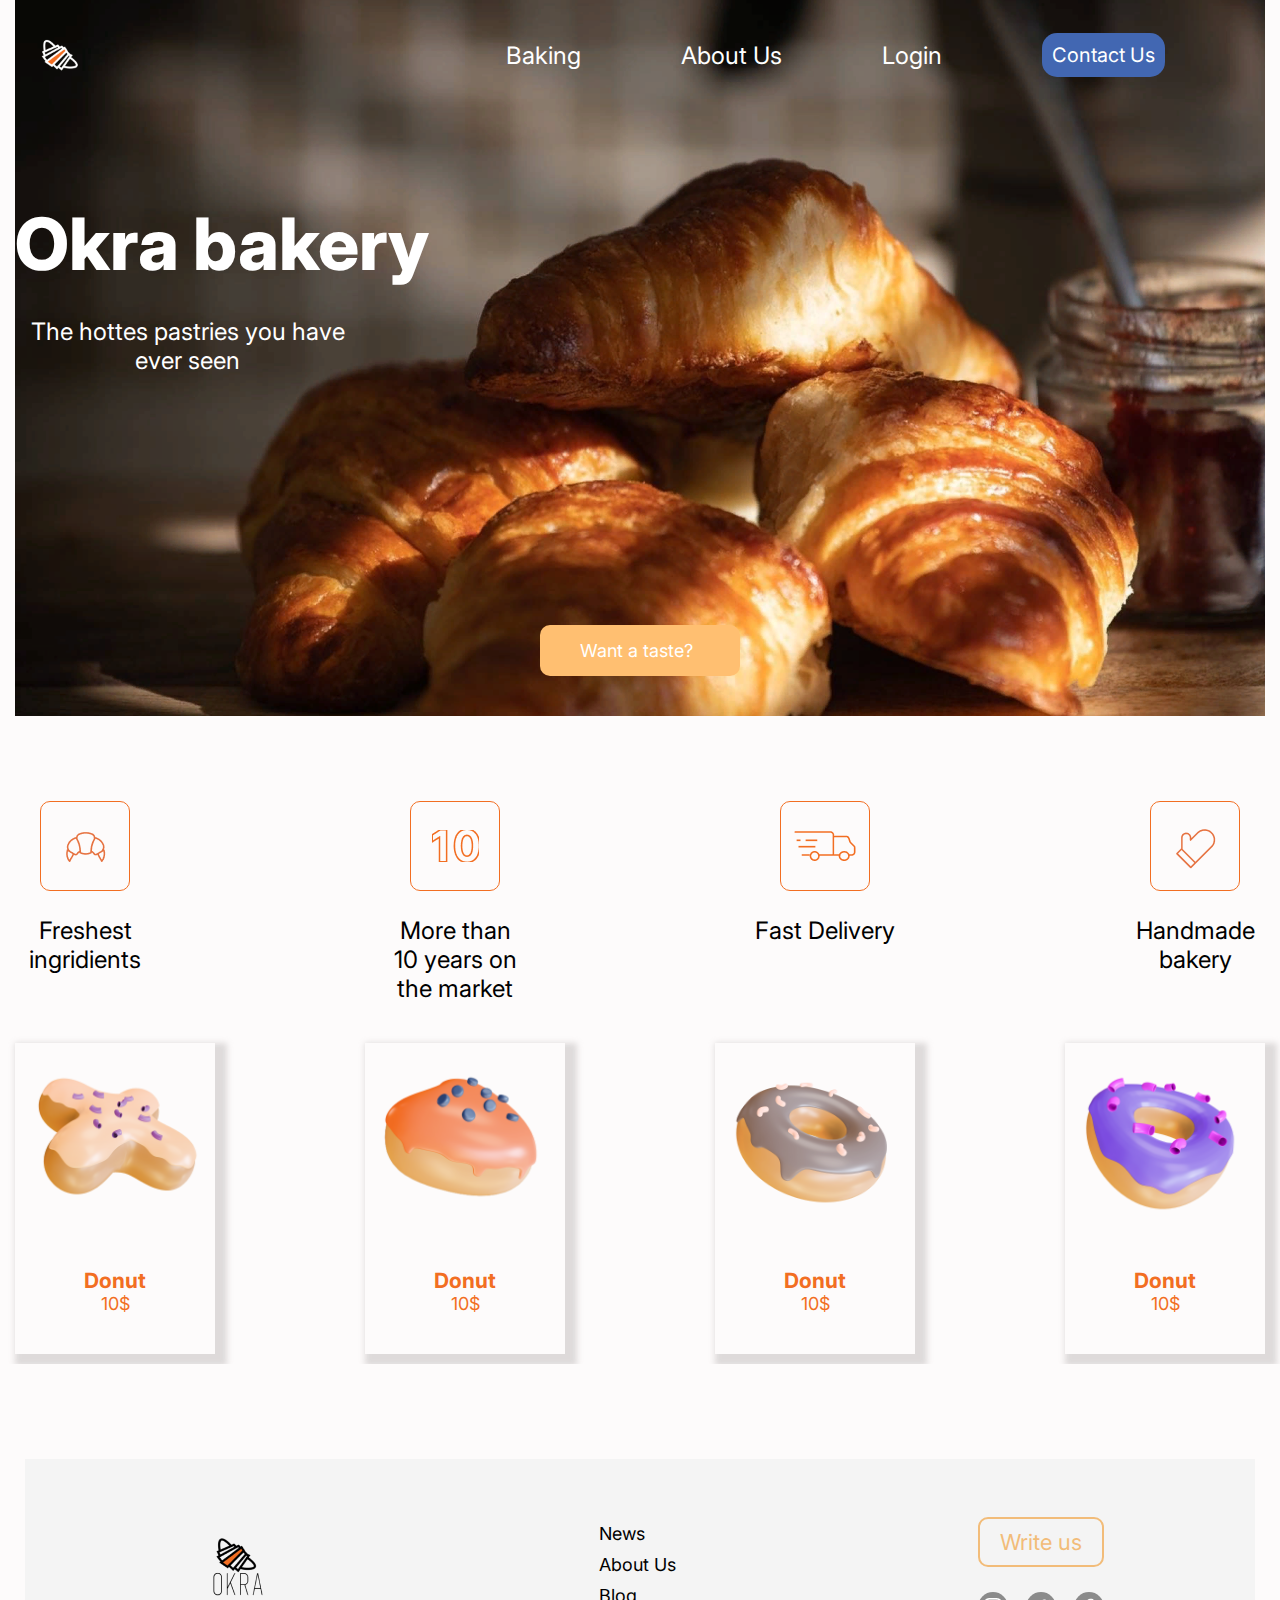
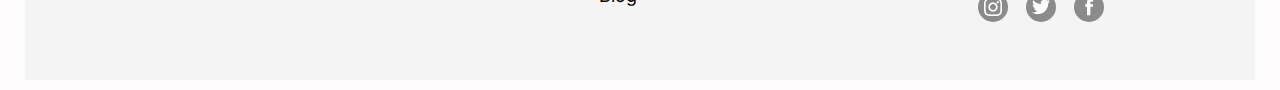
<file: index.html>
<!DOCTYPE html>
<html lang="en">
  <head>
    <meta charset="UTF-8" />
    <meta http-equiv="X-UA-Compatible" content="IE=edge" />
    <meta name="viewport" content="width=device-width, initial-scale=1.0" />
    <title>Okra Bakery</title>
    <link rel="preconnect" href="https://fonts.googleapis.com" />
    <link rel="preconnect" href="https://fonts.gstatic.com" crossorigin />
    <link
      href="https://fonts.googleapis.com/css2?family=Inter:wght@100;400;600;700;800&display=swap"
      rel="stylesheet"
    />
    <link rel="stylesheet" href="./style.css" />
  </head>
  <body>
    <header class="header">
      <div class="container">
        <div class="header__inner">
          <nav class="navigation">
            <a href="./index.html" class="logo"
              ><img class="logo__img" src="./images/logo.png" alt="logo"
            /></a>

            <ul class="menu">
              <li class="menu__item">
                <a href="./baking.html" class="menu__link">Baking</a>
              </li>
              <li class="menu__item">
                <a href="./about.html" class="menu__link">About Us</a>
              </li>
              <li class="menu__item">
                <a href="./login.html" class="menu__link">Login</a>
              </li>

              <li class="menu__item">
                <button type="button" class="menu__contact">Contact Us</button>
              </li>
            </ul>
          </nav>
          <div class="header__box">
            <div class="header__content">
              <h1 class="header__title">Okra bakery</h1>
              <p class="header__text">The hottes pastries you have ever seen</p>
            </div>
            <div class="header__linkBox">
              <a href="./baking.html" class="header__link">Want a taste?</a>
            </div>
          </div>
          <div class="header__contactBox">
            <form class="inputs__form" action="">
              <label class="inputs__label" for="name">Your Email</label>
              <input
                class="inputs__input"
                id="email"
                type="text"
                placeholder="Enter Your email"
              />
              <label class="inputs__label" for="text">Your Text</label>
              <textarea
                name="text"
                id=""
                cols="30"
                placeholder="Enter Your Message"
                rows="10"
              ></textarea>
              <div class="inputs__submitBox">
                <button class="inputs__submit">Send</button>
              </div>
              <button type="button" class="header__contactClose">
                <img src="./images/close.png" alt="" />
              </button>
            </form>
          </div>
        </div>
      </div>
    </header>
    <main class="main">
      <section class="baking">
        <div class="container">
          <div class="benefits">
            <ul class="benefits__list">
              <li class="benefits__item">
                <div class="benefits__imgBox">
                  <img
                    src="./images/Croissant.png"
                    alt=""
                    class="benefits__image"
                  />
                </div>
                <span class="benefits__text">Freshest ingridients</span>
              </li>
              <li class="benefits__item">
                <div class="benefits__imgBox">
                  <img src="./images/10.png" alt="" class="benefits__image" />
                </div>
                <span class="benefits__text"
                  >More than 10 years on the market</span
                >
              </li>
              <li class="benefits__item">
                <div class="benefits__imgBox">
                  <img
                    src="./images/truck.png"
                    alt=""
                    class="benefits__image"
                  />
                </div>
                <span class="benefits__text">Fast Delivery</span>
              </li>
              <li class="benefits__item">
                <div class="benefits__imgBox">
                  <img
                    src="./images/Glove.png"
                    alt=""
                    class="benefits__image"
                  />
                </div>
                <span class="benefits__text">Handmade bakery</span>
              </li>
            </ul>
          </div>
          <div class="products">
            <ul class="products__list">
              <li class="products__item">
                <div class="products__imgBox">
                  <img
                    src="./images/cross_donut.png"
                    alt="product image"
                    class="products__image"
                  />
                </div>
                <div class="products__infoBox">
                  <h3 class="products__name">Donut</h3>
                  <span class="products__price">10$</span>
                </div>
                <div class="products__linkBox">
                  <a href="#" class="products__link">Click To Buy</a>
                </div>
              </li>
              <li class="products__item">
                <div class="products__imgBox">
                  <img
                    src="./images/love_donut.png"
                    alt="product image"
                    class="products__image"
                  />
                </div>
                <div class="products__infoBox">
                  <h3 class="products__name">Donut</h3>
                  <span class="products__price">10$</span>
                </div>
                <div class="products__linkBox">
                  <a href="#" class="products__link">Click To Buy</a>
                </div>
              </li>
              <li class="products__item">
                <div class="products__imgBox">
                  <img
                    src="./images/o_donut.png"
                    alt="product image"
                    class="products__image"
                  />
                </div>
                <div class="products__infoBox">
                  <h3 class="products__name">Donut</h3>
                  <span class="products__price">10$</span>
                </div>
                <div class="products__linkBox">
                  <a href="#" class="products__link">Click To Buy</a>
                </div>
              </li>
              <li class="products__item">
                <div class="products__imgBox">
                  <img
                    src="./images/tridonut.png"
                    alt="product image"
                    class="products__image"
                  />
                </div>
                <div class="products__infoBox">
                  <h3 class="products__name">Donut</h3>
                  <span class="products__price">10$</span>
                </div>
                <div class="products__linkBox">
                  <a href="#" class="products__link">Click To Buy</a>
                </div>
              </li>
            </ul>
          </div>
        </div>
      </section>
    </main>
    <footer class="footer">
      <div class="container">
        <div class="footer__box">
          <div class="footer__logo">
            <div class="footer__logoImgBox">
              <img src="./images/logo2.png" alt="" class="footer__logoImg" />
            </div>
          </div>
          <ul class="footer__list">
            <li class="footer__item">
              <a href="#" class="footer__link">News</a>
            </li>
            <li class="footer__item">
              <a href="#" class="footer__link">About Us</a>
            </li>
            <li class="footer__item">
              <a href="#" class="footer__link">Blog</a>
            </li>
          </ul>
          <div class="footer__social">
            <div class="footer__linkBox">
              <a href="#" class="footer__write">Write us</a>
            </div>
            <ul class="footer__socialLinks">
              <li class="footer__socialItem instagram">
                <a href="#" class="footer__socialImgBox">
                  <img
                    src="./images/instagram icon.png"
                    alt="instagram"
                    class="footer__socialImg"
                  />
                </a>
              </li>
              <li class="footer__socialItem twitter">
                <a href="#" class="footer__socialImgBox">
                  <img
                    src="./images/Twitter.png"
                    alt="twiiter"
                    class="footer__socialImg"
                  />
                </a>
              </li>
              <li class="footer__socialItem facebook">
                <a href="#" class="footer__socialImgBox">
                  <img
                    src="./images/facebook icon (1).png"
                    alt="facebook"
                    class="footer__socialImg"
                  />
                </a>
              </li>
            </ul>
          </div>
        </div>
      </div>
    </footer>
  </body>
  <script src="index.js"></script>
</html>
</file>
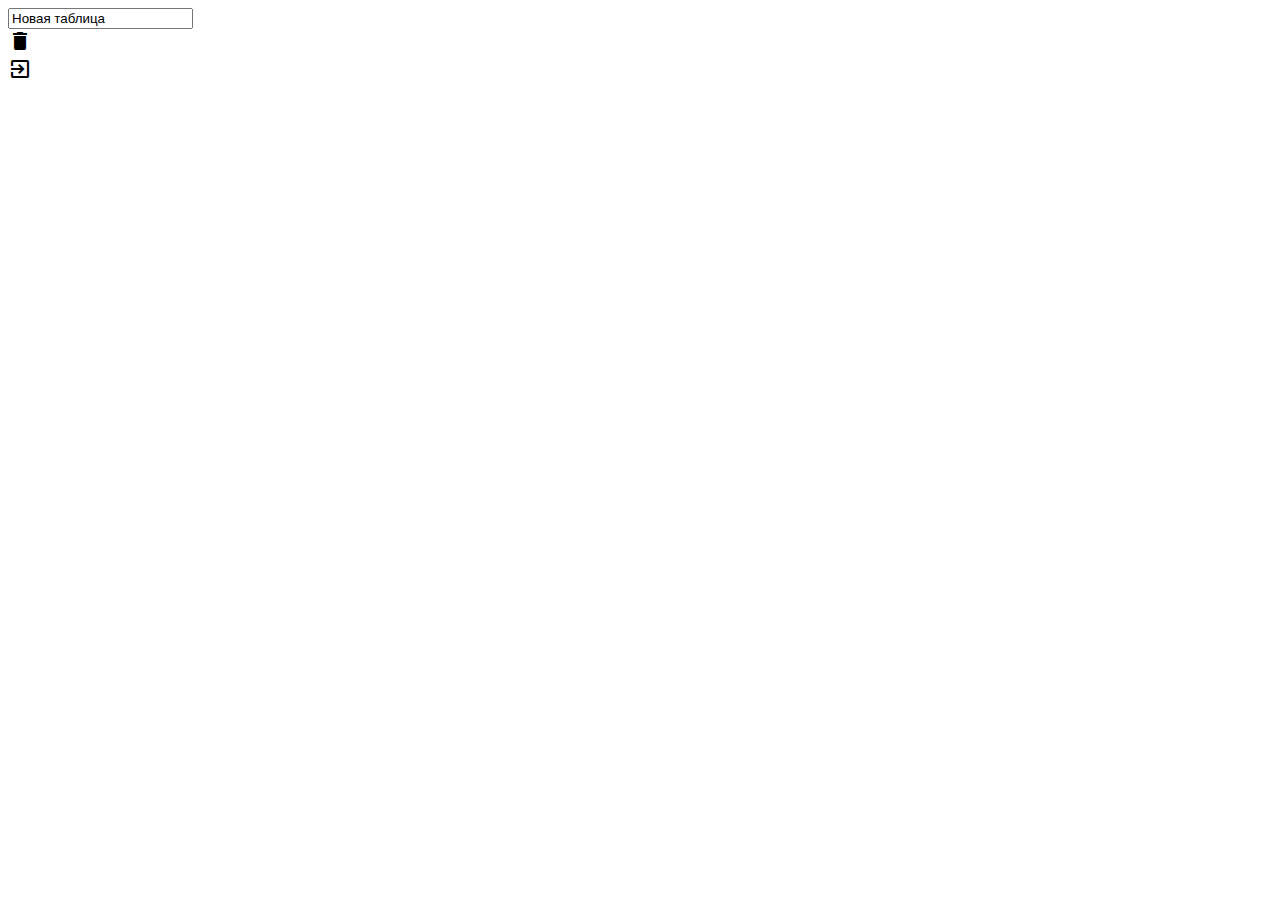
<file: images/index.html>
<!doctype html>
<html lang="en">
<head>
  <meta charset="UTF-8">
  <meta name="viewport"
        content="width=device-width, user-scalable=no, initial-scale=1.0, maximum-scale=1.0, minimum-scale=1.0">
  <meta http-equiv="X-UA-Compatible" content="ie=edge">
  <link rel="shortcut icon" href="favicon.ico">
  <link href="https://fonts.googleapis.com/icon?family=Material+Icons" rel="stylesheet">
  <title>Pure JavaScript Excel</title>
</head>
<body>

  <div id="app" class="container">

    <div class="excel">

      <div class="excel__header">

        <input type="text" class="input" value="Новая таблица" />

        <div>

          <div class="button">
            <i class="material-icons">delete</i>
          </div>

          <div class="button">
            <i class="material-icons">exit_to_app</i>
          </div>

        </div>

      </div>

      <div class="excel__toolbar">

      </div>

      <div class="excel__formula">

      </div>

      <div class="excel__table">

      </div>

    </div>

  </div>

</body>
</html>
</file>
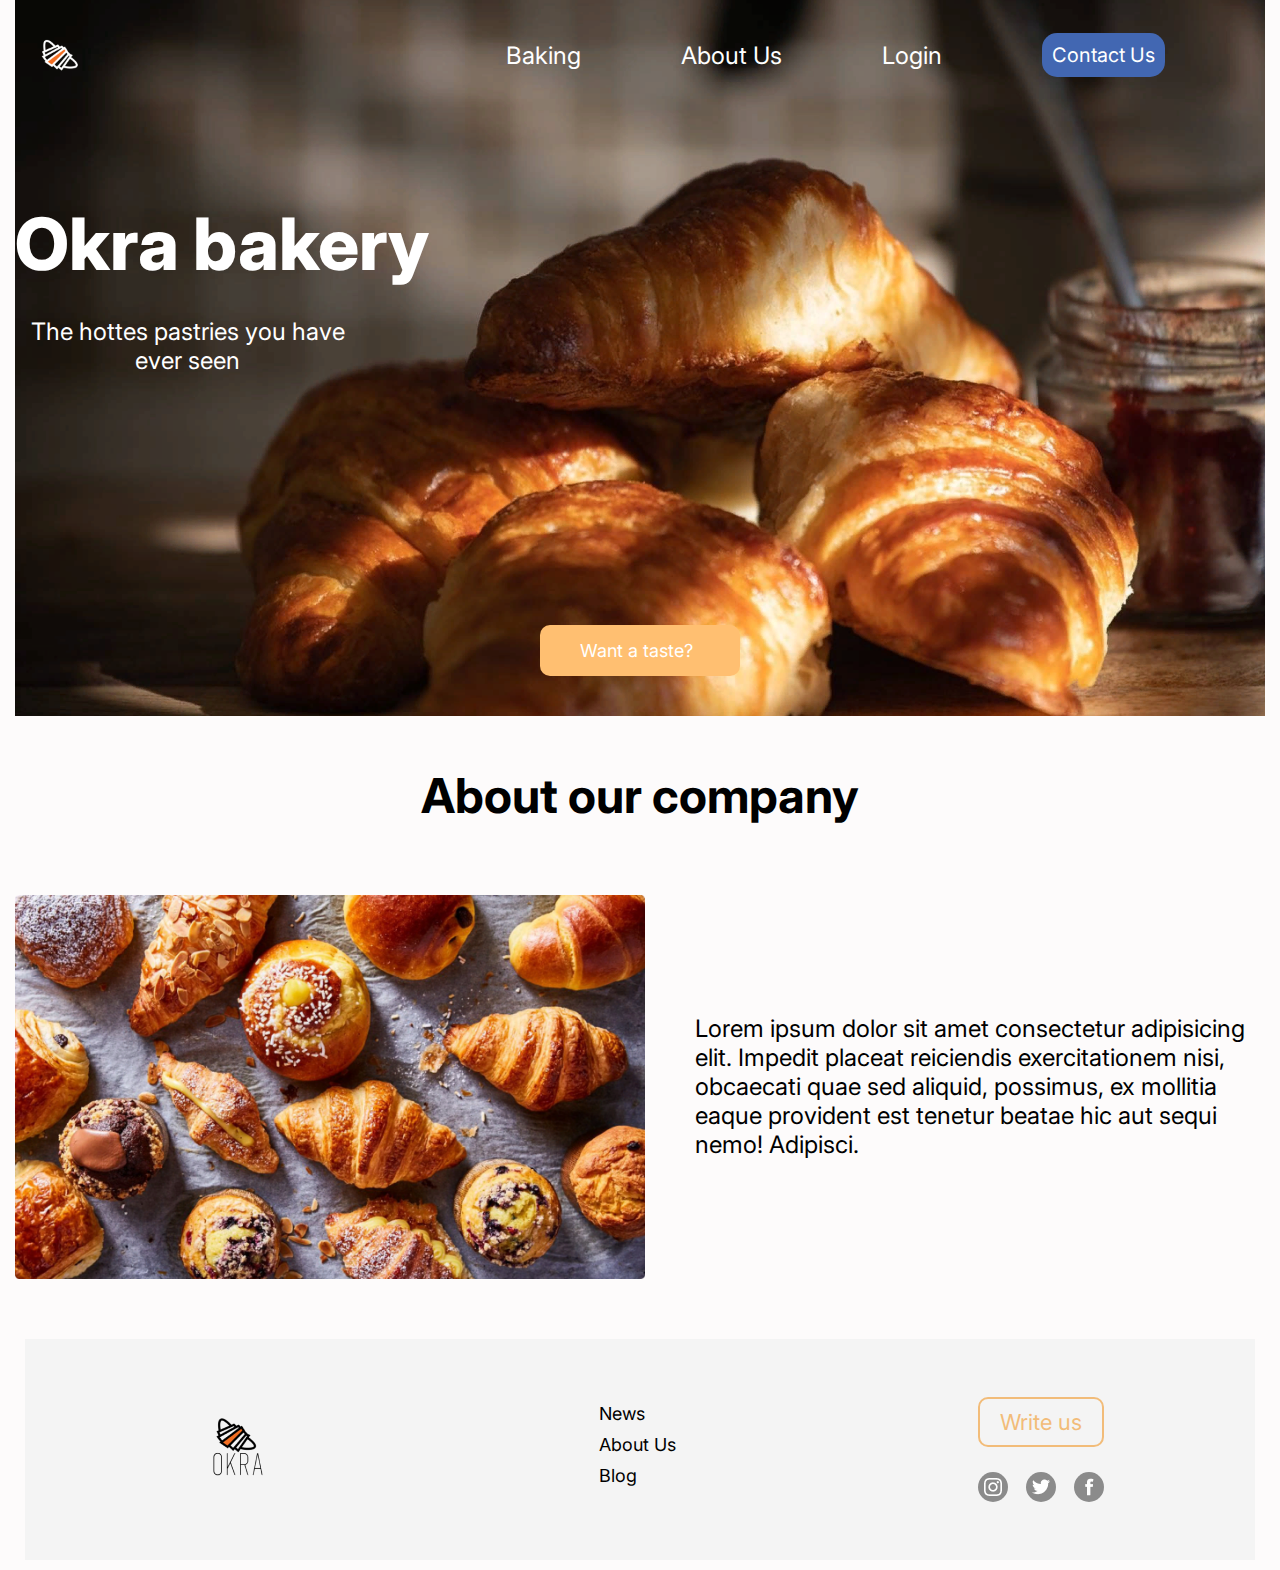
<file: about.html>
<!DOCTYPE html>
<html lang="en">
  <head>
    <meta charset="UTF-8" />
    <meta http-equiv="X-UA-Compatible" content="IE=edge" />
    <meta name="viewport" content="width=device-width, initial-scale=1.0" />
    <title>Okra Bakery</title>
    <link rel="preconnect" href="https://fonts.googleapis.com" />
    <link rel="preconnect" href="https://fonts.gstatic.com" crossorigin />
    <link
      href="https://fonts.googleapis.com/css2?family=Inter:wght@100;400;600;700;800&display=swap"
      rel="stylesheet"
    />
    <link rel="stylesheet" href="./style.css" />
  </head>
  <body>
    <header class="header">
      <div class="container">
        <div class="header__inner">
          <nav class="navigation">
            <a href="./index.html" class="logo"
              ><img class="logo__img" src="./images/logo.png" alt="logo"
            /></a>

            <ul class="menu">
              <li class="menu__item">
                <a href="./baking.html" class="menu__link">Baking</a>
              </li>
              <li class="menu__item">
                <a href="./about.html" class="menu__link">About Us</a>
              </li>
              <li class="menu__item">
                <a href="./login.html" class="menu__link">Login</a>
              </li>

              <li class="menu__item">
                <button type="button" class="menu__contact">Contact Us</button>
              </li>
            </ul>
          </nav>
          <div class="header__box">
            <div class="header__content">
              <h1 class="header__title">Okra bakery</h1>
              <p class="header__text">The hottes pastries you have ever seen</p>
            </div>
            <div class="header__linkBox">
              <a href="./baking.html" class="header__link">Want a taste?</a>
            </div>
          </div>
          <div class="header__contactBox">
            <form class="inputs__form" action="">
              <label class="inputs__label" for="name">Your Email</label>
              <input
                class="inputs__input"
                id="email"
                type="text"
                placeholder="Enter Your email"
              />
              <label class="inputs__label" for="text">Your Text</label>
              <textarea
                name="text"
                id=""
                cols="30"
                placeholder="Enter Your Message"
                rows="10"
              ></textarea>
              <div class="inputs__submitBox">
                <button class="inputs__submit">Send</button>
              </div>
              <button type="button" class="header__contactClose">
                <img src="./images/close.png" alt="" />
              </button>
            </form>
          </div>
        </div>
      </div>
    </header>
    <main class="main">
      <section class="about">
        <div class="container">
          <h2 class="about__title">About our company</h2>
          <div class="about__content">
            <div class="about__imgBox">
              <img src="./images/about.png" alt="about" />
            </div>
            <div class="about__textBox">
              <p class="about__text">
                Lorem ipsum dolor sit amet consectetur adipisicing elit. Impedit
                placeat reiciendis exercitationem nisi, obcaecati quae sed
                aliquid, possimus, ex mollitia eaque provident est tenetur
                beatae hic aut sequi nemo! Adipisci.
              </p>
            </div>
          </div>
        </div>
      </section>
    </main>
    <footer class="footer">
      <div class="container">
        <div class="footer__box">
          <div class="footer__logo">
            <div class="footer__logoImgBox">
              <img src="./images/logo2.png" alt="" class="footer__logoImg" />
            </div>
          </div>
          <ul class="footer__list">
            <li class="footer__item">
              <a href="#" class="footer__link">News</a>
            </li>
            <li class="footer__item">
              <a href="#" class="footer__link">About Us</a>
            </li>
            <li class="footer__item">
              <a href="#" class="footer__link">Blog</a>
            </li>
          </ul>
          <div class="footer__social">
            <div class="footer__linkBox">
              <a href="#" class="footer__write">Write us</a>
            </div>
            <ul class="footer__socialLinks">
              <li class="footer__socialItem instagram">
                <a href="#" class="footer__socialImgBox">
                  <img
                    src="./images/instagram icon.png"
                    alt="instagram"
                    class="footer__socialImg"
                  />
                </a>
              </li>
              <li class="footer__socialItem twitter">
                <a href="#" class="footer__socialImgBox">
                  <img
                    src="./images/Twitter.png"
                    alt="twiiter"
                    class="footer__socialImg"
                  />
                </a>
              </li>
              <li class="footer__socialItem facebook">
                <a href="#" class="footer__socialImgBox">
                  <img
                    src="./images/facebook icon (1).png"
                    alt="facebook"
                    class="footer__socialImg"
                  />
                </a>
              </li>
            </ul>
          </div>
        </div>
      </div>
    </footer>
  </body>
  <script src="index.js"></script>
</html>
</file>
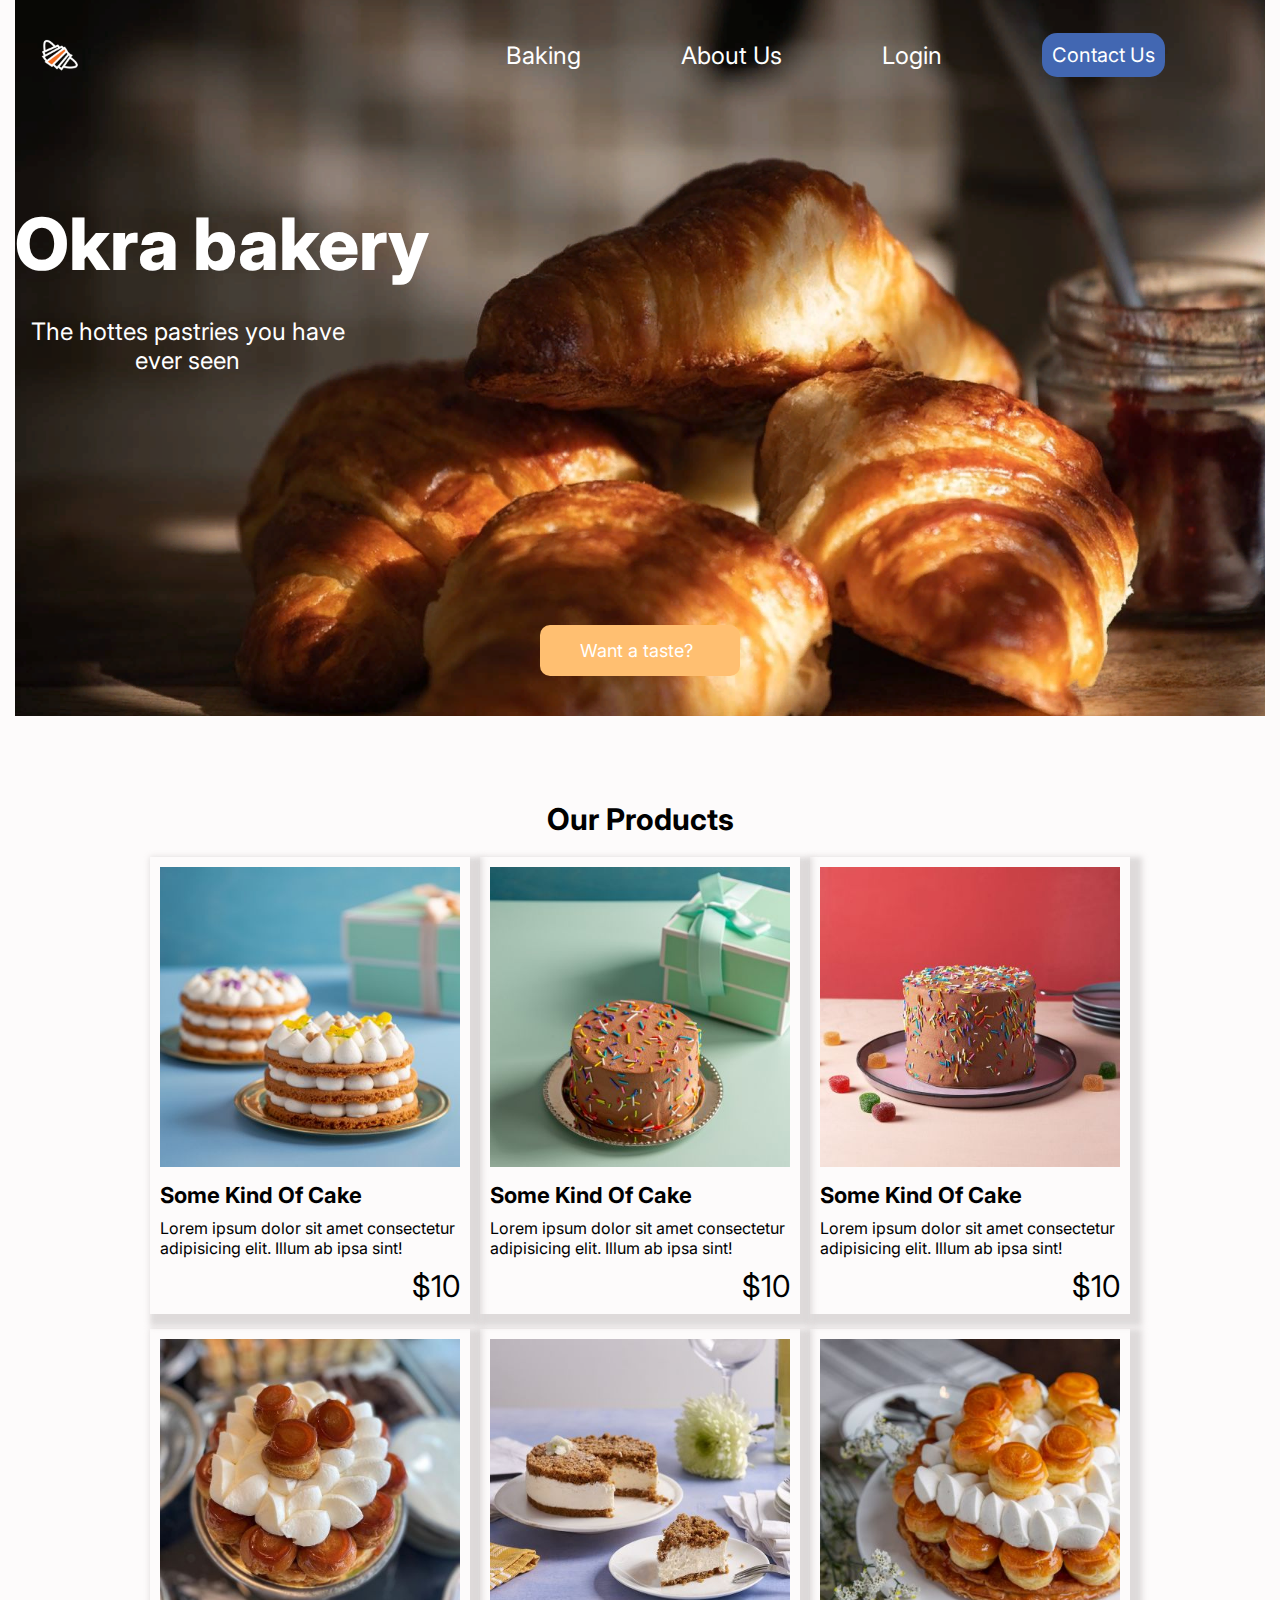
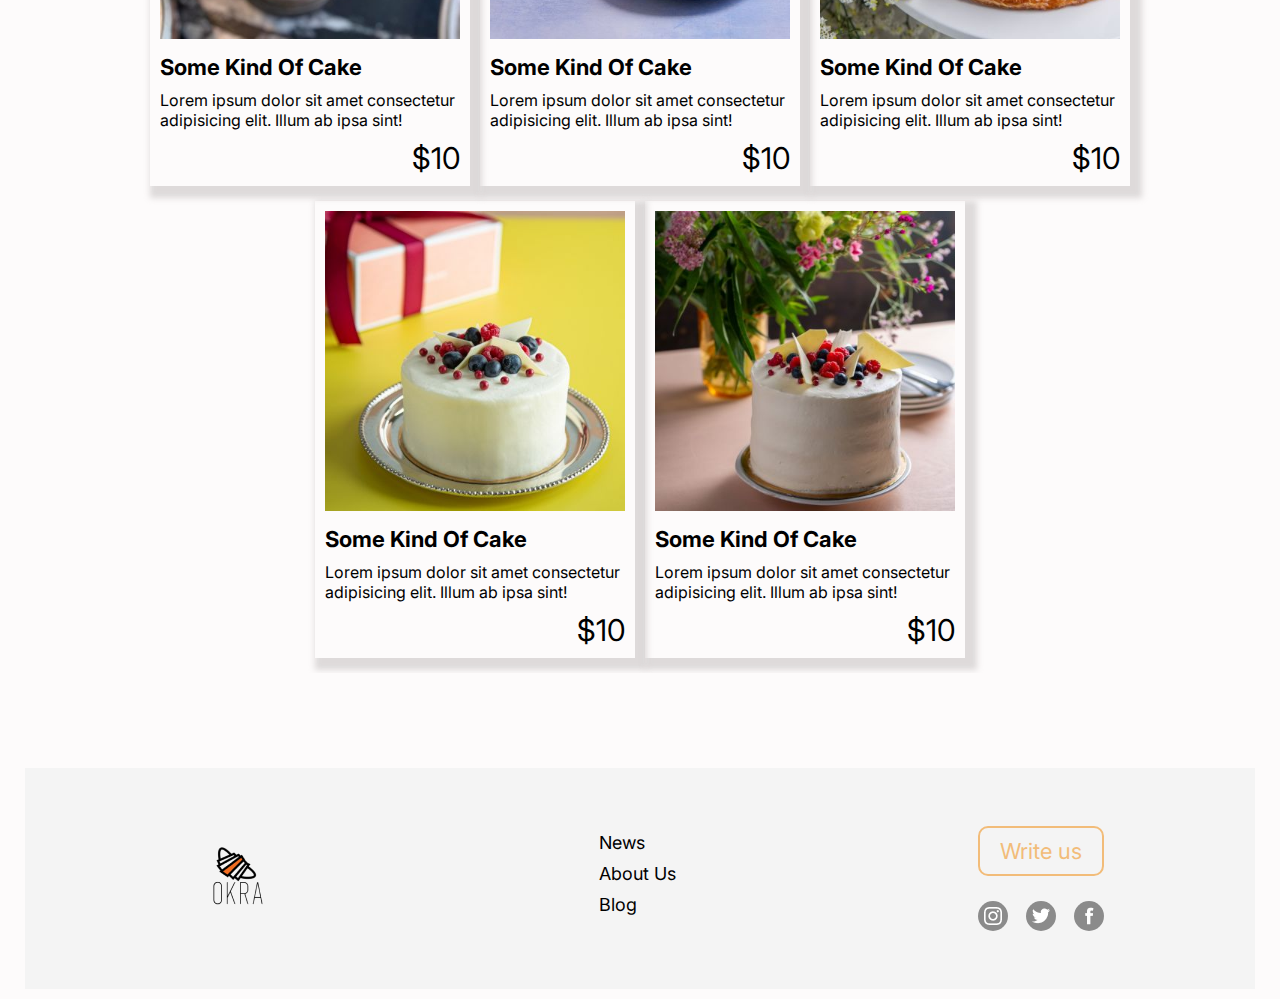
<file: baking.html>
<!DOCTYPE html>
<html lang="en">
  <head>
    <meta charset="UTF-8" />
    <meta http-equiv="X-UA-Compatible" content="IE=edge" />
    <meta name="viewport" content="width=device-width, initial-scale=1.0" />
    <title>Okra Bakery</title>
    <link rel="preconnect" href="https://fonts.googleapis.com" />
    <link rel="preconnect" href="https://fonts.gstatic.com" crossorigin />
    <link
      href="https://fonts.googleapis.com/css2?family=Inter:wght@100;400;600;700;800&display=swap"
      rel="stylesheet"
    />
    <link rel="stylesheet" href="./style.css" />
  </head>
  <body>
    <header class="header">
      <div class="container">
        <div class="header__inner">
          <nav class="navigation">
            <a href="./index.html" class="logo"
              ><img class="logo__img" src="./images/logo.png" alt="logo"
            /></a>

            <ul class="menu">
              <li class="menu__item">
                <a href="./baking.html" class="menu__link">Baking</a>
              </li>
              <li class="menu__item">
                <a href="./about.html" class="menu__link">About Us</a>
              </li>
              <li class="menu__item">
                <a href="./login.html" class="menu__link">Login</a>
              </li>

              <li class="menu__item">
                <button type="button" class="menu__contact">Contact Us</button>
              </li>
            </ul>
          </nav>
          <div class="header__box">
            <div class="header__content">
              <h1 class="header__title">Okra bakery</h1>
              <p class="header__text">The hottes pastries you have ever seen</p>
            </div>
            <div class="header__linkBox">
              <a href="./baking.html" class="header__link">Want a taste?</a>
            </div>
          </div>
          <div class="header__contactBox">
            <form class="inputs__form" action="">
              <label class="inputs__label" for="name">Your Email</label>
              <input
                class="inputs__input"
                id="email"
                type="text"
                placeholder="Enter Your email"
              />
              <label class="inputs__label" for="text">Your Text</label>
              <textarea
                name="text"
                id=""
                cols="30"
                placeholder="Enter Your Message"
                rows="10"
              ></textarea>
              <div class="inputs__submitBox">
                <button class="inputs__submit">Send</button>
              </div>
              <button type="button" class="header__contactClose">
                <img src="./images/close.png" alt="" />
              </button>
            </form>
          </div>
        </div>
      </div>
    </header>
    <main class="main">
      <section class="baking">
        <div class="container">
          <h2 class="baking__title">Our Products</h2>
          <ul class="baking__list">
            <li class="baking__item">
              <div class="baking__topBox">
                <div class="baking__imgBox">
                  <img
                    src="./images/1.jpg"
                    alt="product image"
                    class="baking__img"
                  />
                </div>

                <a href="" class="baking__order">Click To Order</a>
              </div>
              <div class="baking__infoBox">
                <h3 class="baking__name">Some Kind Of Cake</h3>
                <div class="baking__textBox">
                  <p class="baking__text">
                    Lorem ipsum dolor sit amet consectetur adipisicing elit.
                    Illum ab ipsa sint!
                  </p>
                </div>
                <span class="baking__price">$10</span>
              </div>
            </li>
            <li class="baking__item">
              <div class="baking__topBox">
                <div class="baking__imgBox">
                  <img
                    src="./images/2.jpg"
                    alt="product image"
                    class="baking__img"
                  />
                </div>

                <a href="" class="baking__order">Click To Order</a>
              </div>
              <div class="baking__infoBox">
                <h3 class="baking__name">Some Kind Of Cake</h3>
                <div class="baking__textBox">
                  <p class="baking__text">
                    Lorem ipsum dolor sit amet consectetur adipisicing elit.
                    Illum ab ipsa sint!
                  </p>
                </div>
                <span class="baking__price">$10</span>
              </div>
            </li>
            <li class="baking__item">
              <div class="baking__topBox">
                <div class="baking__imgBox">
                  <img
                    src="./images/3.jpg"
                    alt="product image"
                    class="baking__img"
                  />
                </div>

                <a href="" class="baking__order">Click To Order</a>
              </div>
              <div class="baking__infoBox">
                <h3 class="baking__name">Some Kind Of Cake</h3>
                <div class="baking__textBox">
                  <p class="baking__text">
                    Lorem ipsum dolor sit amet consectetur adipisicing elit.
                    Illum ab ipsa sint!
                  </p>
                </div>
                <span class="baking__price">$10</span>
              </div>
            </li>
            <li class="baking__item">
              <div class="baking__topBox">
                <div class="baking__imgBox">
                  <img
                    src="./images/4.jpg"
                    alt="product image"
                    class="baking__img"
                  />
                </div>

                <a href="" class="baking__order">Click To Order</a>
              </div>
              <div class="baking__infoBox">
                <h3 class="baking__name">Some Kind Of Cake</h3>
                <div class="baking__textBox">
                  <p class="baking__text">
                    Lorem ipsum dolor sit amet consectetur adipisicing elit.
                    Illum ab ipsa sint!
                  </p>
                </div>
                <span class="baking__price">$10</span>
              </div>
            </li>
            <li class="baking__item">
              <div class="baking__topBox">
                <div class="baking__imgBox">
                  <img
                    src="./images/5.jpg"
                    alt="product image"
                    class="baking__img"
                  />
                </div>

                <a href="" class="baking__order">Click To Order</a>
              </div>
              <div class="baking__infoBox">
                <h3 class="baking__name">Some Kind Of Cake</h3>
                <div class="baking__textBox">
                  <p class="baking__text">
                    Lorem ipsum dolor sit amet consectetur adipisicing elit.
                    Illum ab ipsa sint!
                  </p>
                </div>
                <span class="baking__price">$10</span>
              </div>
            </li>
            <li class="baking__item">
              <div class="baking__topBox">
                <div class="baking__imgBox">
                  <img
                    src="./images/6.jpg"
                    alt="product image"
                    class="baking__img"
                  />
                </div>

                <a href="" class="baking__order">Click To Order</a>
              </div>
              <div class="baking__infoBox">
                <h3 class="baking__name">Some Kind Of Cake</h3>
                <div class="baking__textBox">
                  <p class="baking__text">
                    Lorem ipsum dolor sit amet consectetur adipisicing elit.
                    Illum ab ipsa sint!
                  </p>
                </div>
                <span class="baking__price">$10</span>
              </div>
            </li>
            <li class="baking__item">
              <div class="baking__topBox">
                <div class="baking__imgBox">
                  <img
                    src="./images/7.jpg"
                    alt="product image"
                    class="baking__img"
                  />
                </div>

                <a href="" class="baking__order">Click To Order</a>
              </div>
              <div class="baking__infoBox">
                <h3 class="baking__name">Some Kind Of Cake</h3>
                <div class="baking__textBox">
                  <p class="baking__text">
                    Lorem ipsum dolor sit amet consectetur adipisicing elit.
                    Illum ab ipsa sint!
                  </p>
                </div>
                <span class="baking__price">$10</span>
              </div>
            </li>
            <li class="baking__item">
              <div class="baking__topBox">
                <div class="baking__imgBox">
                  <img
                    src="./images/8.jpg"
                    alt="product image"
                    class="baking__img"
                  />
                </div>

                <a href="" class="baking__order">Click To Order</a>
              </div>
              <div class="baking__infoBox">
                <h3 class="baking__name">Some Kind Of Cake</h3>
                <div class="baking__textBox">
                  <p class="baking__text">
                    Lorem ipsum dolor sit amet consectetur adipisicing elit.
                    Illum ab ipsa sint!
                  </p>
                </div>
                <span class="baking__price">$10</span>
              </div>
            </li>
          </ul>
        </div>
      </section>
    </main>
    <footer class="footer">
      <div class="container">
        <div class="footer__box">
          <div class="footer__logo">
            <div class="footer__logoImgBox">
              <img src="./images/logo2.png" alt="" class="footer__logoImg" />
            </div>
          </div>
          <ul class="footer__list">
            <li class="footer__item">
              <a href="#" class="footer__link">News</a>
            </li>
            <li class="footer__item">
              <a href="#" class="footer__link">About Us</a>
            </li>
            <li class="footer__item">
              <a href="#" class="footer__link">Blog</a>
            </li>
          </ul>
          <div class="footer__social">
            <div class="footer__linkBox">
              <a href="#" class="footer__write">Write us</a>
            </div>
            <ul class="footer__socialLinks">
              <li class="footer__socialItem instagram">
                <a href="#" class="footer__socialImgBox">
                  <img
                    src="./images/instagram icon.png"
                    alt="instagram"
                    class="footer__socialImg"
                  />
                </a>
              </li>
              <li class="footer__socialItem twitter">
                <a href="#" class="footer__socialImgBox">
                  <img
                    src="./images/Twitter.png"
                    alt="twiiter"
                    class="footer__socialImg"
                  />
                </a>
              </li>
              <li class="footer__socialItem facebook">
                <a href="#" class="footer__socialImgBox">
                  <img
                    src="./images/facebook icon (1).png"
                    alt="facebook"
                    class="footer__socialImg"
                  />
                </a>
              </li>
            </ul>
          </div>
        </div>
      </div>
    </footer>
  </body>
  <script src="index.js"></script>
</html>
</file>
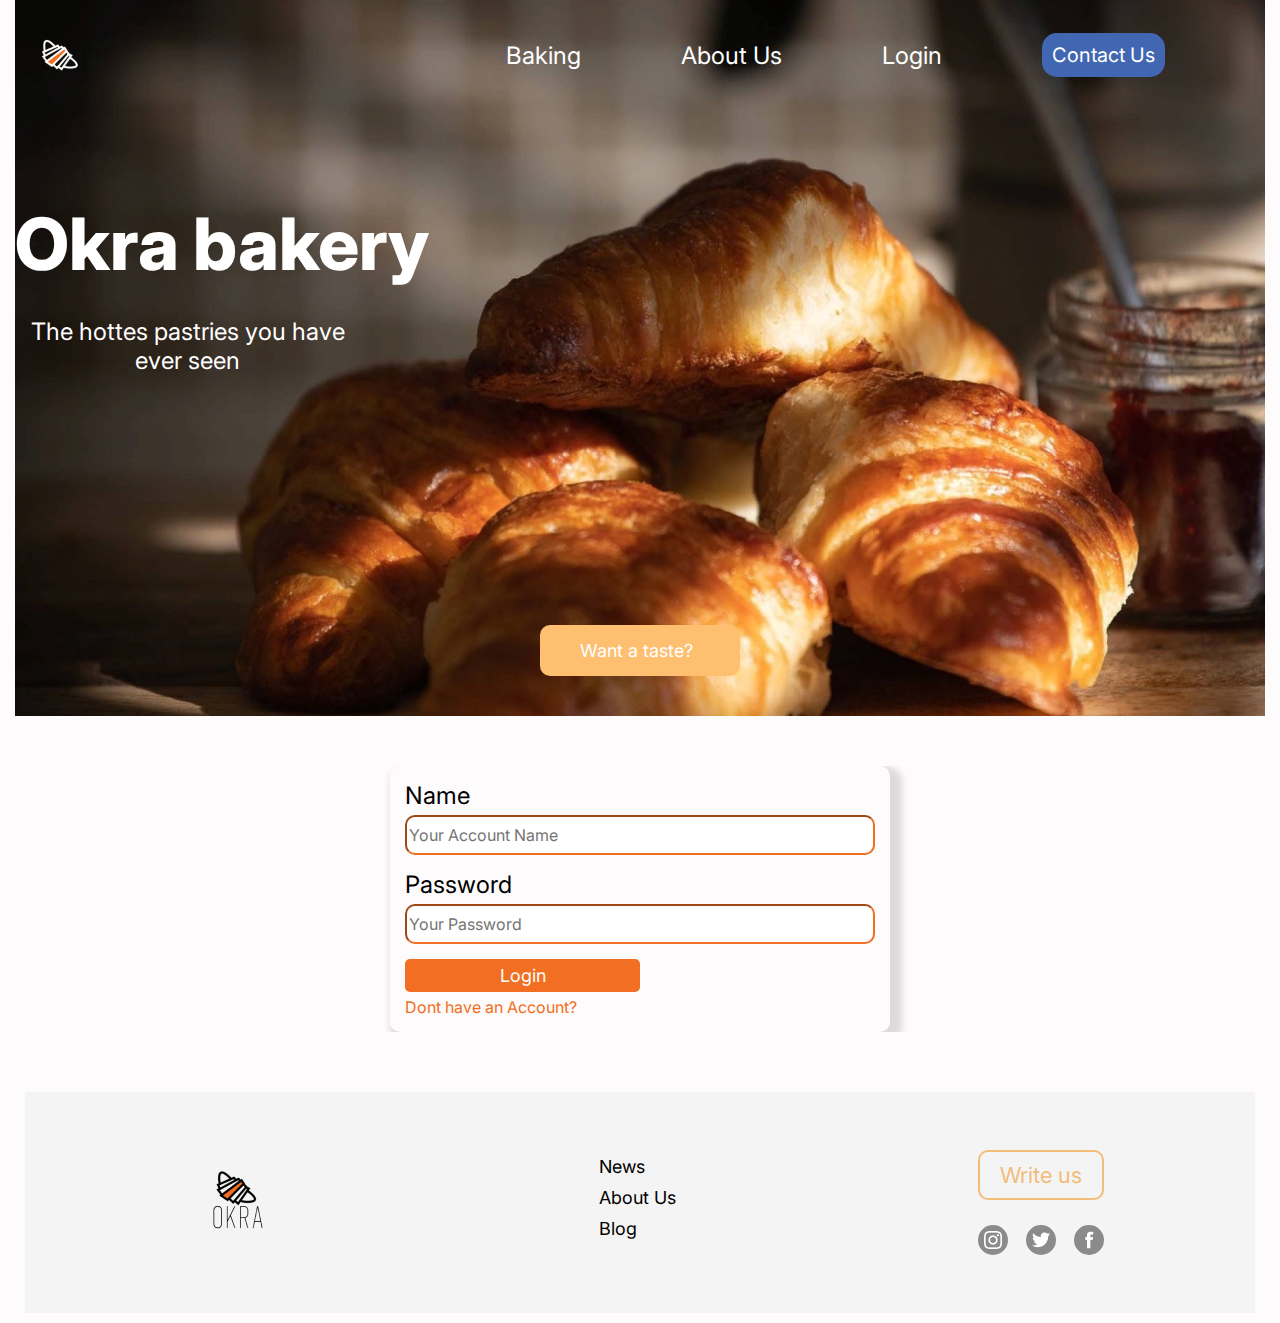
<file: login.html>
<!DOCTYPE html>
<html lang="en">
  <head>
    <meta charset="UTF-8" />
    <meta http-equiv="X-UA-Compatible" content="IE=edge" />
    <meta name="viewport" content="width=device-width, initial-scale=1.0" />
    <title>Okra Bakery</title>
    <link rel="preconnect" href="https://fonts.googleapis.com" />
    <link rel="preconnect" href="https://fonts.gstatic.com" crossorigin />
    <link
      href="https://fonts.googleapis.com/css2?family=Inter:wght@100;400;600;700;800&display=swap"
      rel="stylesheet"
    />
    <link rel="stylesheet" href="./style.css" />
  </head>
  <body>
    <header class="header">
      <div class="container">
        <div class="header__inner">
          <nav class="navigation">
            <a href="./index.html" class="logo"
              ><img class="logo__img" src="./images/logo.png" alt="logo"
            /></a>

            <ul class="menu">
              <li class="menu__item">
                <a href="./baking.html" class="menu__link">Baking</a>
              </li>
              <li class="menu__item">
                <a href="./about.html" class="menu__link">About Us</a>
              </li>
              <li class="menu__item">
                <a href="./login.html" class="menu__link">Login</a>
              </li>

              <li class="menu__item">
                <button type="button" class="menu__contact">Contact Us</button>
              </li>
            </ul>
          </nav>
          <div class="header__box">
            <div class="header__content">
              <h1 class="header__title">Okra bakery</h1>
              <p class="header__text">The hottes pastries you have ever seen</p>
            </div>
            <div class="header__linkBox">
              <a href="./baking.html" class="header__link">Want a taste?</a>
            </div>
          </div>
          <div class="header__contactBox">
            <form class="inputs__form" action="">
              <label class="inputs__label" for="name">Your Email</label>
              <input
                class="inputs__input"
                id="email"
                type="text"
                placeholder="Enter Your email"
              />
              <label class="inputs__label" for="text">Your Text</label>
              <textarea
                name="text"
                id=""
                cols="30"
                placeholder="Enter Your Message"
                rows="10"
              ></textarea>
              <div class="inputs__submitBox">
                <button class="inputs__submit">Send</button>
              </div>
              <button type="button" class="header__contactClose">
                <img src="./images/close.png" alt="" />
              </button>
            </form>
          </div>
        </div>
      </div>
    </header>
    <main class="main">
      <section class="inputs">
        <div class="container">
          <form class="inputs__form" action="">
            <label class="inputs__label" for="name">Name</label>
            <input
              class="inputs__input"
              id="name"
              type="text"
              placeholder="Your Account Name"
            />
            <label class="inputs__label" for="password">Password</label>
            <input
              class="inputs__input"
              id="password"
              type="password"
              placeholder="Your Password"
            />
            <div class="inputs__submitBox">
              <button class="inputs__submit">Login</button>
            </div>
            <a class="inputs__link" href="./register.html"
              >Dont have an Account?</a
            >
          </form>
        </div>
      </section>
    </main>
    <footer class="footer">
      <div class="container">
        <div class="footer__box">
          <div class="footer__logo">
            <div class="footer__logoImgBox">
              <img src="./images/logo2.png" alt="" class="footer__logoImg" />
            </div>
          </div>
          <ul class="footer__list">
            <li class="footer__item">
              <a href="#" class="footer__link">News</a>
            </li>
            <li class="footer__item">
              <a href="#" class="footer__link">About Us</a>
            </li>
            <li class="footer__item">
              <a href="#" class="footer__link">Blog</a>
            </li>
          </ul>
          <div class="footer__social">
            <div class="footer__linkBox">
              <a href="#" class="footer__write">Write us</a>
            </div>
            <ul class="footer__socialLinks">
              <li class="footer__socialItem instagram">
                <a href="#" class="footer__socialImgBox">
                  <img
                    src="./images/instagram icon.png"
                    alt="instagram"
                    class="footer__socialImg"
                  />
                </a>
              </li>
              <li class="footer__socialItem twitter">
                <a href="#" class="footer__socialImgBox">
                  <img
                    src="./images/Twitter.png"
                    alt="twiiter"
                    class="footer__socialImg"
                  />
                </a>
              </li>
              <li class="footer__socialItem facebook">
                <a href="#" class="footer__socialImgBox">
                  <img
                    src="./images/facebook icon (1).png"
                    alt="facebook"
                    class="footer__socialImg"
                  />
                </a>
              </li>
            </ul>
          </div>
        </div>
      </div>
    </footer>
  </body>
  <script src="index.js"></script>
</html>
</file>
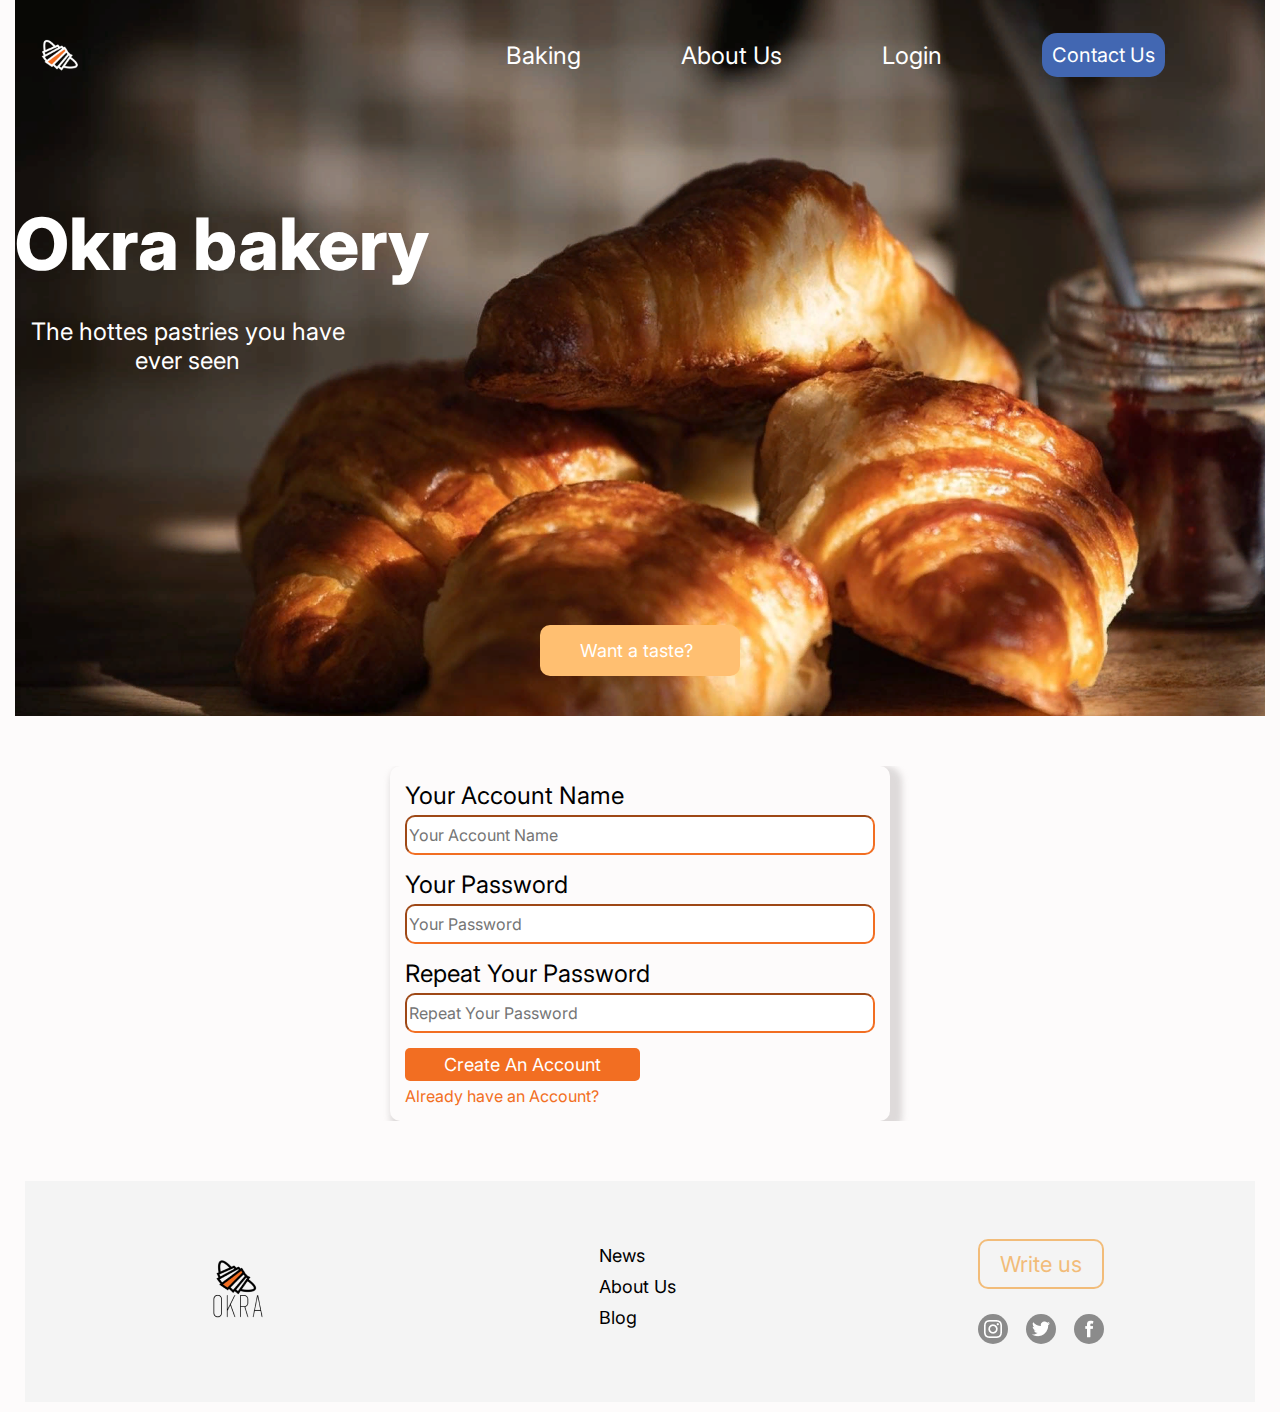
<file: register.html>
<!DOCTYPE html>
<html lang="en">
  <head>
    <meta charset="UTF-8" />
    <meta http-equiv="X-UA-Compatible" content="IE=edge" />
    <meta name="viewport" content="width=device-width, initial-scale=1.0" />
    <title>Okra Bakery</title>
    <link rel="preconnect" href="https://fonts.googleapis.com" />
    <link rel="preconnect" href="https://fonts.gstatic.com" crossorigin />
    <link
      href="https://fonts.googleapis.com/css2?family=Inter:wght@100;400;600;700;800&display=swap"
      rel="stylesheet"
    />
    <link rel="stylesheet" href="./style.css" />
  </head>
  <body>
    <header class="header">
      <div class="container">
        <div class="header__inner">
          <nav class="navigation">
            <a href="./index.html" class="logo"
              ><img class="logo__img" src="./images/logo.png" alt="logo"
            /></a>

            <ul class="menu">
              <li class="menu__item">
                <a href="./baking.html" class="menu__link">Baking</a>
              </li>
              <li class="menu__item">
                <a href="./about.html" class="menu__link">About Us</a>
              </li>
              <li class="menu__item">
                <a href="./login.html" class="menu__link">Login</a>
              </li>

              <li class="menu__item">
                <button type="button" class="menu__contact">Contact Us</button>
              </li>
            </ul>
          </nav>
          <div class="header__box">
            <div class="header__content">
              <h1 class="header__title">Okra bakery</h1>
              <p class="header__text">The hottes pastries you have ever seen</p>
            </div>
            <div class="header__linkBox">
              <a href="./baking.html" class="header__link">Want a taste?</a>
            </div>
          </div>
          <div class="header__contactBox">
            <form class="inputs__form" action="">
              <label class="inputs__label" for="name">Your Email</label>
              <input
                class="inputs__input"
                id="email"
                type="text"
                placeholder="Enter Your email"
              />
              <label class="inputs__label" for="text">Your Text</label>
              <textarea
                name="text"
                id=""
                cols="30"
                placeholder="Enter Your Message"
                rows="10"
              ></textarea>
              <div class="inputs__submitBox">
                <button class="inputs__submit">Send</button>
              </div>
              <button type="button" class="header__contactClose">
                <img src="./images/close.png" alt="" />
              </button>
            </form>
          </div>
        </div>
      </div>
    </header>
    <main class="main">
      <section class="inputs">
        <div class="container">
          <form class="inputs__form" action="">
            <label class="inputs__label" for="name">Your Account Name</label>
            <input
              class="inputs__input"
              id="name"
              type="text"
              placeholder="Your Account Name"
            />
            <label class="inputs__label" for="password">Your Password</label>
            <input
              class="inputs__input"
              id="password"
              type="password"
              placeholder="Your Password"
            />
            <label class="inputs__label" for="password2"
              >Repeat Your Password</label
            >
            <input
              class="inputs__input"
              id="password2"
              type="passwrd"
              placeholder="Repeat Your Password"
            />
            <div class="inputs__submitBox">
              <button class="inputs__submit">Create An Account</button>
            </div>
            <a class="inputs__link" href="./login.html"
              >Already have an Account?</a
            >
          </form>
        </div>
      </section>
    </main>
    <footer class="footer">
      <div class="container">
        <div class="footer__box">
          <div class="footer__logo">
            <div class="footer__logoImgBox">
              <img src="./images/logo2.png" alt="" class="footer__logoImg" />
            </div>
          </div>
          <ul class="footer__list">
            <li class="footer__item">
              <a href="#" class="footer__link">News</a>
            </li>
            <li class="footer__item">
              <a href="#" class="footer__link">About Us</a>
            </li>
            <li class="footer__item">
              <a href="#" class="footer__link">Blog</a>
            </li>
          </ul>
          <div class="footer__social">
            <div class="footer__linkBox">
              <a href="#" class="footer__write">Write us</a>
            </div>
            <ul class="footer__socialLinks">
              <li class="footer__socialItem instagram">
                <a href="#" class="footer__socialImgBox">
                  <img
                    src="./images/instagram icon.png"
                    alt="instagram"
                    class="footer__socialImg"
                  />
                </a>
              </li>
              <li class="footer__socialItem twitter">
                <a href="#" class="footer__socialImgBox">
                  <img
                    src="./images/Twitter.png"
                    alt="twiiter"
                    class="footer__socialImg"
                  />
                </a>
              </li>
              <li class="footer__socialItem facebook">
                <a href="#" class="footer__socialImgBox">
                  <img
                    src="./images/facebook icon (1).png"
                    alt="facebook"
                    class="footer__socialImg"
                  />
                </a>
              </li>
            </ul>
          </div>
        </div>
      </div>
    </footer>
  </body>
  <script src="index.js"></script>
</html>
</file>
<file: style.css>
html {
    box-sizing: border-box;
}


*,
*::after,
*::before {
    box-sizing: inherit;
}

body,
h1,
h2,
h3,
h4,
h5,
h6,
p,
ul,
ol,
li,
figure,
figcaption,
blockquote,
dl,
dd {
    margin: 0;
}

ol,
ul {
    padding: 0;
}

ul[class] {
    list-style: none;
}

img {
    max-width: 100%;
    display: block;
}

input,
button,
textarea,
select {
    font: inherit;
}

button {
    background-color: transparent;
    border-width: 0;
    outline: transparent;
    cursor: pointer;
}

body {
    font-family: 'Inter', sans-serif;
    background-color: #fdfbfb;
}


a {
    text-decoration: none;
}

.header__inner {
    position: relative;
    background-image: url("./images/main.png");
    background-repeat: no-repeat;
}

.header__contactBox {
    display: none;
    top: 10%;
    right: 40%;
    position: fixed;
    z-index: 1000;
    background-color: #4267B2;
    border-radius: 15px;
}

.header__contactBox .inputs__form {
    box-shadow: none;

}

.header__contactClose {
    position: absolute;
    top: 0;
    right: 10px;
    height: 40px;
    width: 40px;
}

.open {
    display: block;
}

.container {
    max-width: 1348px;
    padding: 0 15px;
    margin: 0 auto;
    overflow: hidden;
}

.navigation {
    display: flex;
    justify-content: space-between;
    align-items: center;
    margin-bottom: 90px;
}

.logo {
    height: 110px;
    max-width: 90px;
}

.logo__img {
    width: 100%;
    height: 100%;
    object-fit: cover;
}

.menu {
    display: flex;
    align-items: center;
}

.menu__item:not(last-child) {
    margin-right: 100px;
}

.menu__contact {
    padding: 10px;
    max-width: 150px;
    font-size: 20px;
    width: 100%;
    color: #fff;
    border-radius: 15px;
    background-color: #4267B2;
    transition: background-color 0.5s ease;
}

.menu__contact:hover {
    background-color: #1DA1F2;
}

.menu__link {
    font-size: 24px;
    color: #fff;
    transition: color ease 0.5s;
}

.menu__link:hover {
    color: #F2BC79;
}

.menu__svg path, .menu__svg line {
    stroke: #fff;
    transition: color ease 0.5s;
}

.wheel {
    stroke: white;
    fill: white;
}


.menu__svg:hover path, .menu__svg:hover line {
    stroke: #F2BC79;
}

.header__box {
    display: flex;
    flex-direction: column;
}

.header__content {
    display: flex;
    flex-direction: column;
    margin-bottom: 250px;
}

.header__title {
    font-size: 72px;
    font-weight: 800;
    color: #fff;
    margin-bottom: 30px;
}

.header__text {
    font-weight: 400;
    font-size: 24px;
    color: #fff;
    max-width: 345px;
    text-align: center;
}

.header__linkBox {
    display: flex;
    flex-direction: column;
    text-align: center;
    max-width: 200px;
    width: 100%;
    background-color: #FFBF71;
    margin: 0 auto 40px auto;
    border-radius: 10px;
    transition: background-color 0.5s ease;
}

.header__linkBox:hover {
    background-color: #F26E22;
}


.header__link {
    padding: 15px 40px;
    font-size: 18px;
    color: #fff;
    display: flex;
    width: 100%;
}

.baking {
    padding: 85px 0;
}

.benefits__list {
    display: flex;
    justify-content: space-between;
    align-items: center;
    margin-bottom: 30px;
}

.benefits__item {
    max-width: 140px;
    width: 100%;
    display: flex;
    flex-direction: column;
    align-items: center;
    justify-content: center;
    align-self: flex-start;
}

.benefits__imgBox {
    border-radius: 10px;
    border: 1px solid #F26E22;
    max-width: 90px;
    height: 90px;
    width: 100%;
    display: flex;
    align-items: center;
    justify-content: center;
    margin-bottom: 25px;
}

.benefits__text {
    text-align: center;
    font-size: 24px;
    color: #000;
}

.products {}

.products__list {
    padding: 10px 0;
    display: flex;
    justify-content: space-between
}

.products__item {
    max-width: 200px;
    width: 100%;
    box-shadow: 6px 6px 6px 6px #D0CCCCB2;
    padding: 10px;

}

.products__item:hover .products__linkBox, .products__item:hover .products__infoBox {
    opacity: 1;
}

.products__item:hover .products__infoBox {
    opacity: 0;
}

.products__imgBox {
    height: 190px;
    margin-bottom: 25px;
}

.products__infoBox {
    text-align: center;
    color: #F26E22;
    font-size: 18px;
    transition: opacity ease-in 0.5s;
}

.products__linkBox {
    width: 100%;
    padding: 5px;
    background-color: #F26E22;
    text-align: center;
    cursor: pointer;
    border-radius: 10px;
    opacity: 0;
    transition: background-color, opacity ease-in 0.5s;
}

.products__linkBox:hover {
    background-color: #F2BC79;
}

.products__link {
    color: #fff;
}

.footer {
    padding: 10px;
}

.footer__box {
    padding: 50px 0px;
    background-color: #F4F4F4;
    display: flex;
    justify-content: space-around;
    align-items: center;
}

.footer__item {
    margin-bottom: 10px;
}

.footer__link {
    color: #000;
    font-size: 18px;
    border-bottom: 1px solid transparent;
    transition: border-color ease 0.7s;
}

.footer__link:hover {
    border-color: #000;
}

.footer__linkBox {
    max-width: 130px;
    width: 100%;
    border: 2px solid #F2BC79;
    padding: 10px 20px;
    display: flex;
    justify-content: center;
    align-items: center;
    border-radius: 10px;
    transition: border-color ease 0.5s;
    margin-bottom: 25px;
}

.footer__linkBox:hover {
    border-color: #F26E22;
    color: #F26E22;
}

.footer__write {
    color: #F2BC79;
    font-size: 22px;
    transition: color ease 0.5s;
}

.footer__linkBox:hover .footer__write {
    color: #F26E22;
}

.footer__socialLinks {
    display: flex;
    justify-content: space-between;
}

.footer__socialItem {
    border-radius: 50%;
    background-color: #8B8B8B;
    height: 30px;
    width: 30px;
    display: flex;
    justify-content: center;
    align-items: center;
    transition: background-color 0.5s ease;
}

.instagram:hover {
    background-color: #C13584;
}

.twitter:hover {
    background-color: #1DA1F2;
}

.facebook:hover {
    background-color: #4267B2;
}

.about {
    padding: 50px 0;
}

.about__title {
    font-size: 48px;
    font-weight: 700;
    color: #000;
    text-align: center;
    margin-bottom: 70px;
}

.about__content {
    display: flex;
}

.about__imgBox {
    margin-right: 50px;
}

.about__textBox {
    max-width: 570px;
    font-size: 24px;
    display: flex;
    align-items: center;
}

.inputs {
    position: relative;
    padding: 50px 0;
}

.inputs__form {
    margin: 0 auto;
    max-width: 500px;
    width: 100%;
    padding: 15px;
    border-radius: 10px;
    box-shadow: 6px 6px 6px 6px #D0CCCCB2;
}

.inputs__label {
    font-size: 24px;
    display: block;
    margin-bottom: 5px;
}

.inputs__input {
    height: 40px;
    width: 100%;
    border-radius: 10px;
    border-color: #F26E22;
    margin-bottom: 15px;
}

.inputs__submitBox {
    padding: 5px 15px;
    width: 50%;
    background-color: #F26E22;
    text-align: center;
    border-radius: 5px;
    transition: background-color 0.5s ease;
    margin-bottom: 5px;
}

.inputs__submitBox:hover {
    background-color: #F2BC79;

}

.inputs__submit {
    color: #fff;
    font-size: 18px;


}

.inputs__link {
    color: #F26E22;
    border-bottom: 1px solid transparent;
    transition: border-color color 0.5s ease;
}

.inputs__link:hover {
    color: #F2BC79;
    border-color: #F2BC79
}

.baking__title {
    margin-bottom: 20px;
    text-align: center;
    font-size: 30px;
}

.baking__list {
    display: flex;
    flex-wrap: wrap;
    margin-right: -10px;
    justify-content: center;
}

.baking__item {
    max-width: 320px;
    box-shadow: 6px 6px 6px 6px #D0CCCCB2;
    padding: 10px;
    margin-bottom: 15px;
    margin-right: 10px;
}

.baking__item:hover .baking__order {
    opacity: 1;
}

.baking__topBox {
    position: relative;
    margin-bottom: 15px;
}

.baking__order {
    position: absolute;
    left: 0;
    right: 0;
    bottom: 0;
    text-align: center;
    background-color: rgba(0, 0, 0, 0.5);
    color: #fff;
    padding: 10px;
    opacity: 0;
    transition: opacity 0.7s ease-in-out;
}

.baking__name {
    font-size: 22px;
    margin-bottom: 10px;
}

.baking__text {
    margin-bottom: 10px;
}

.baking__price {
    font-size: 30px;
    display: flex;
    justify-content: flex-end;
}
</file>
